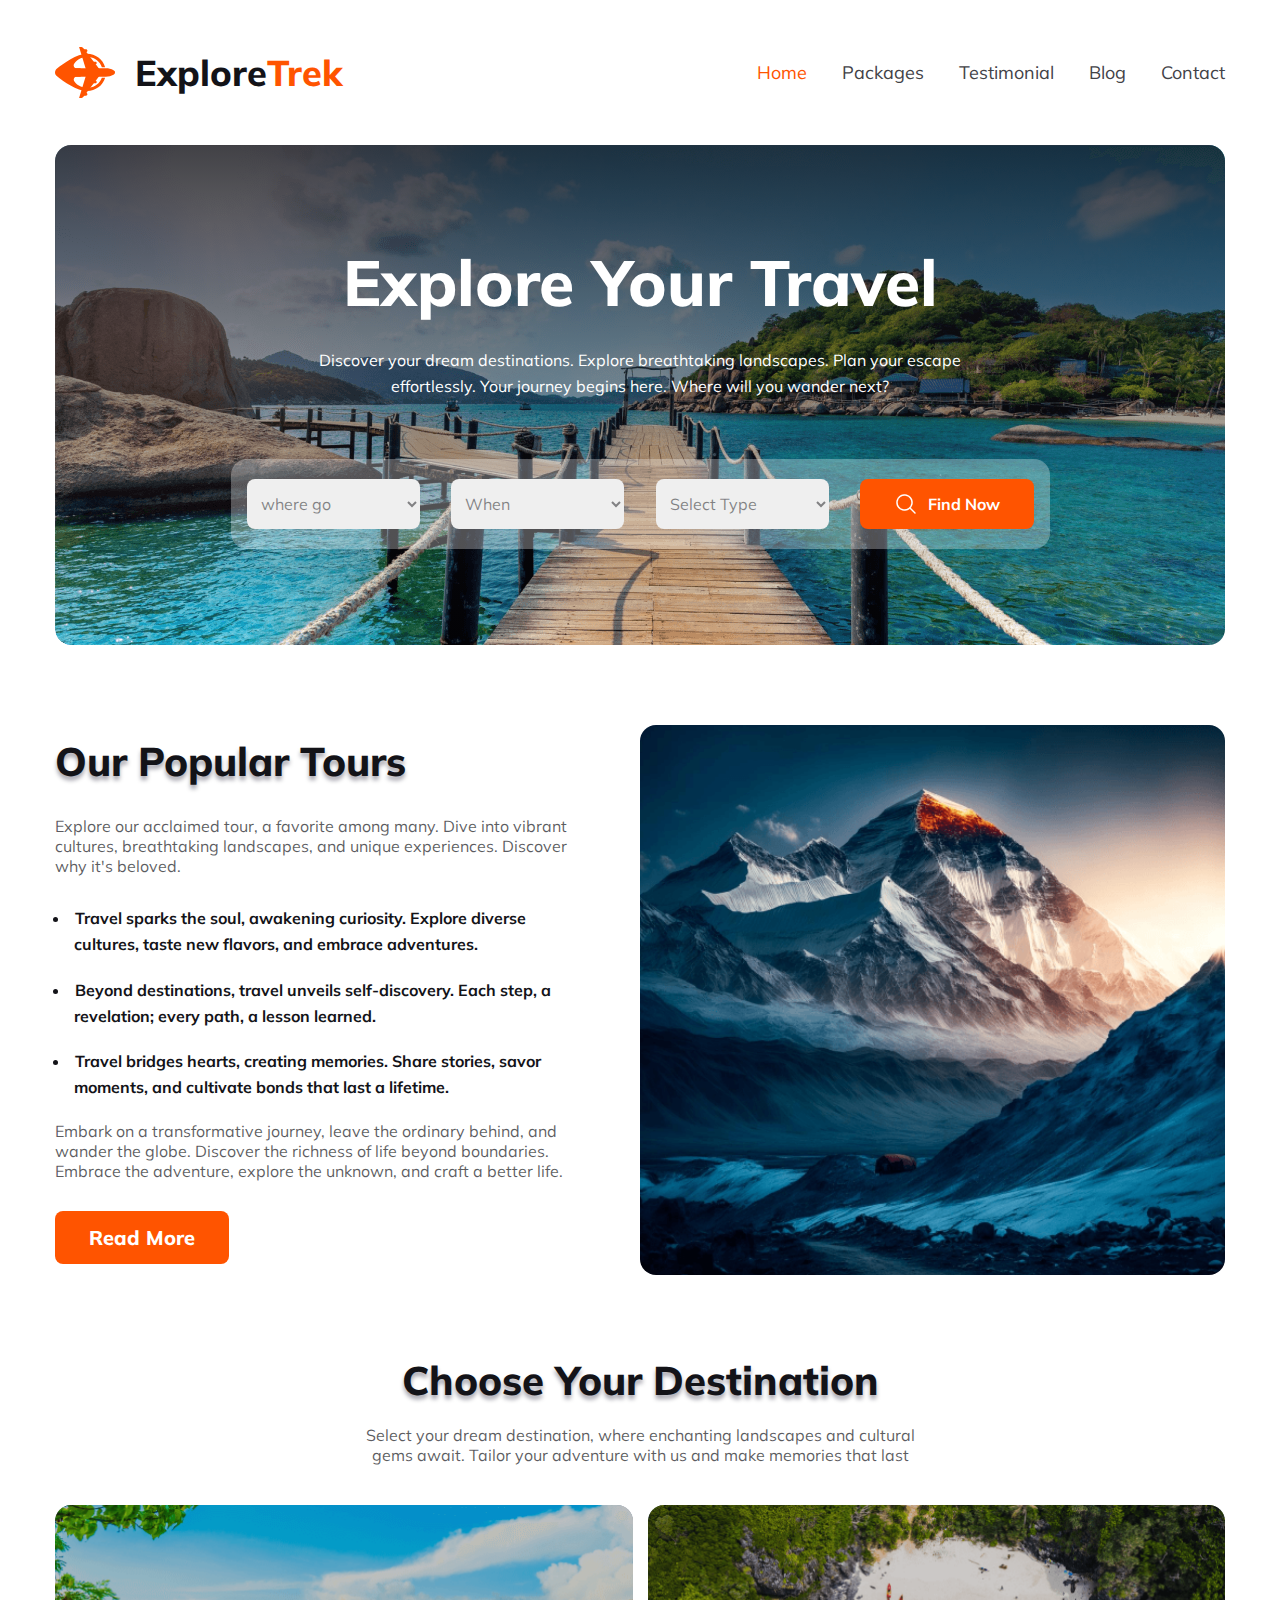
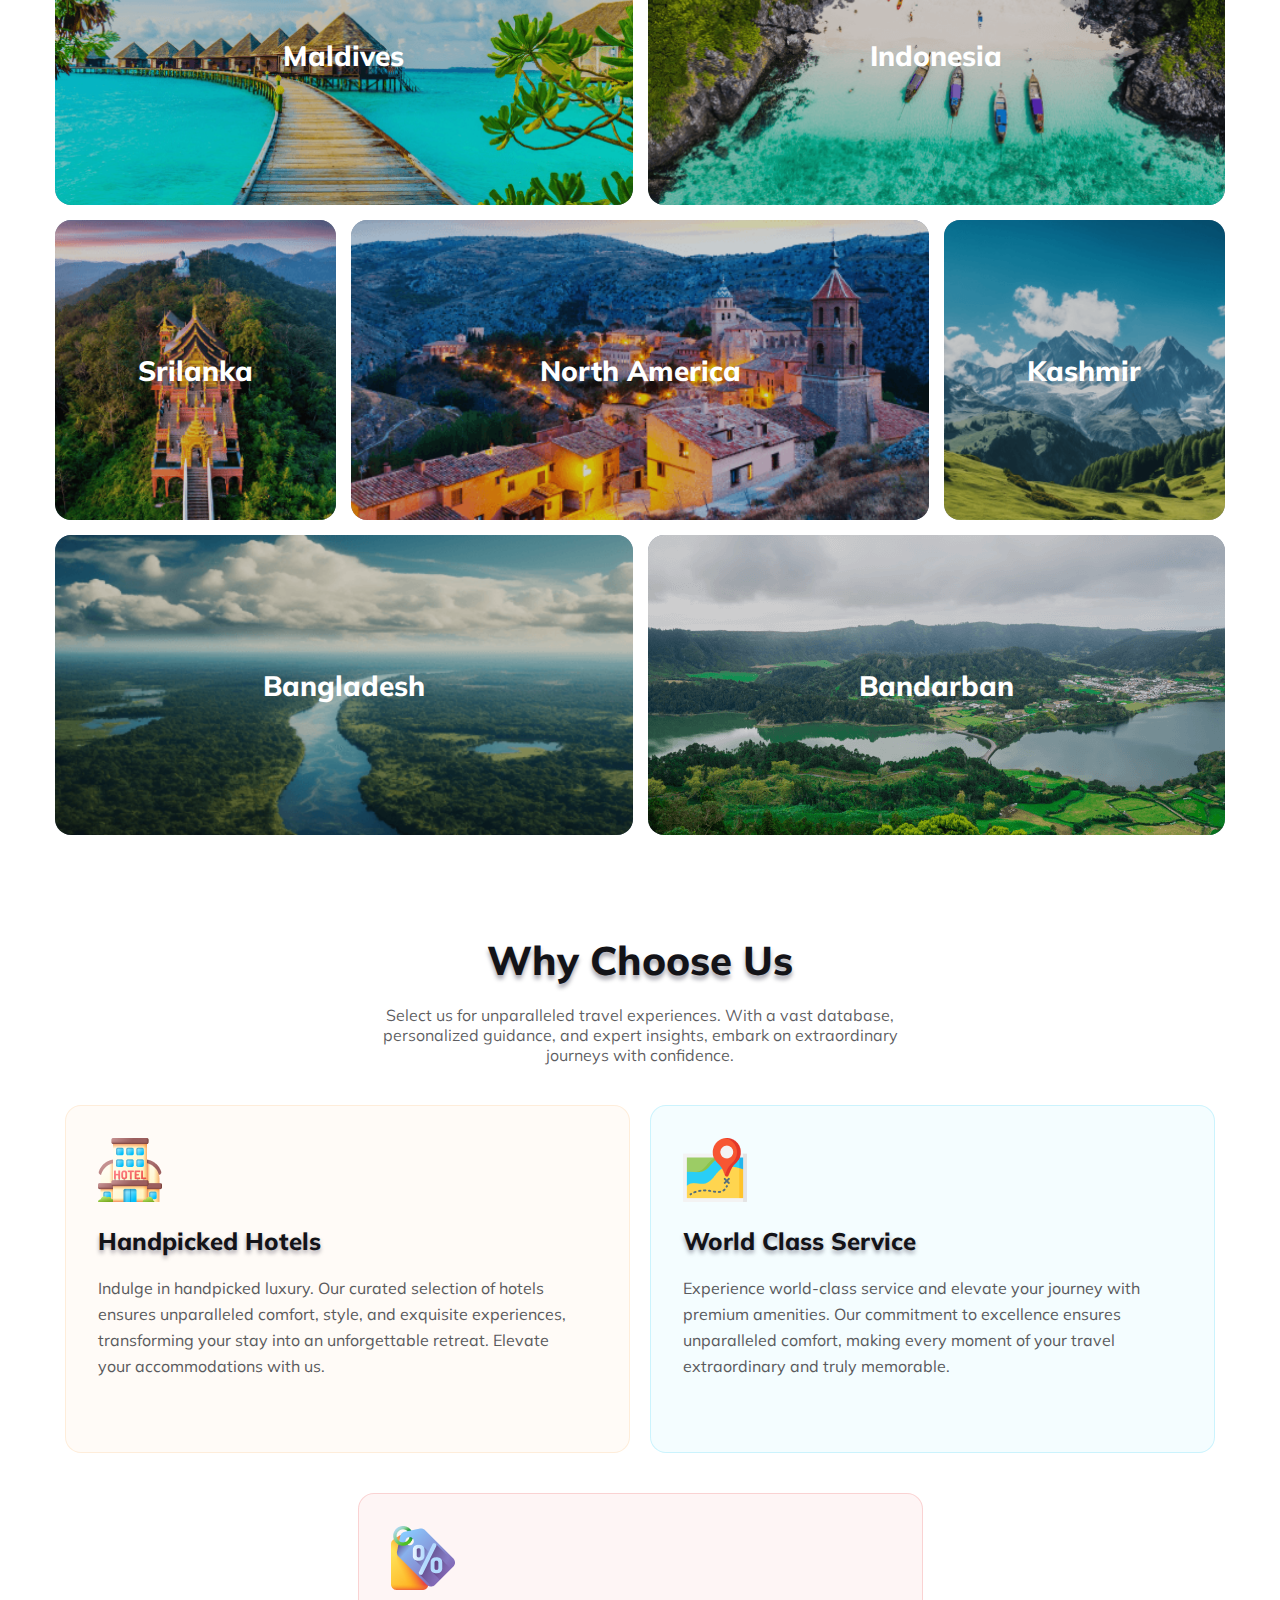
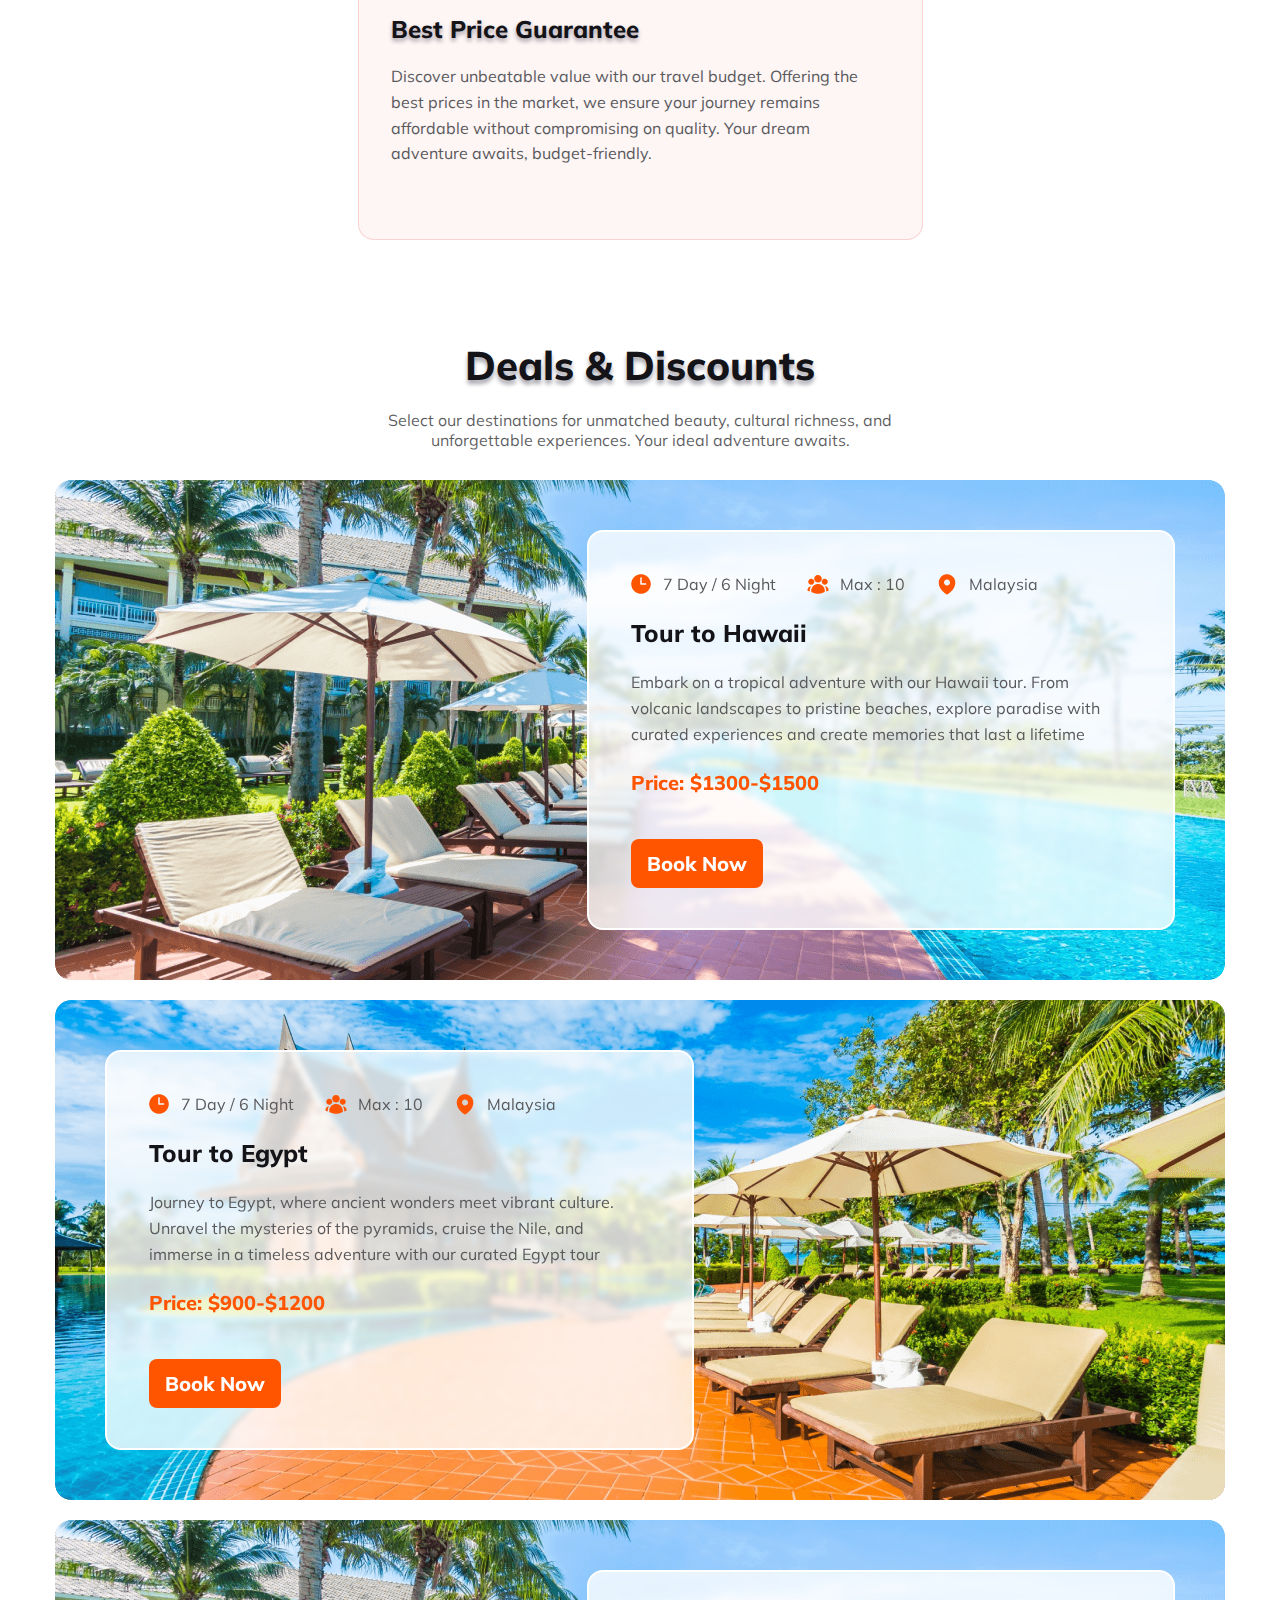
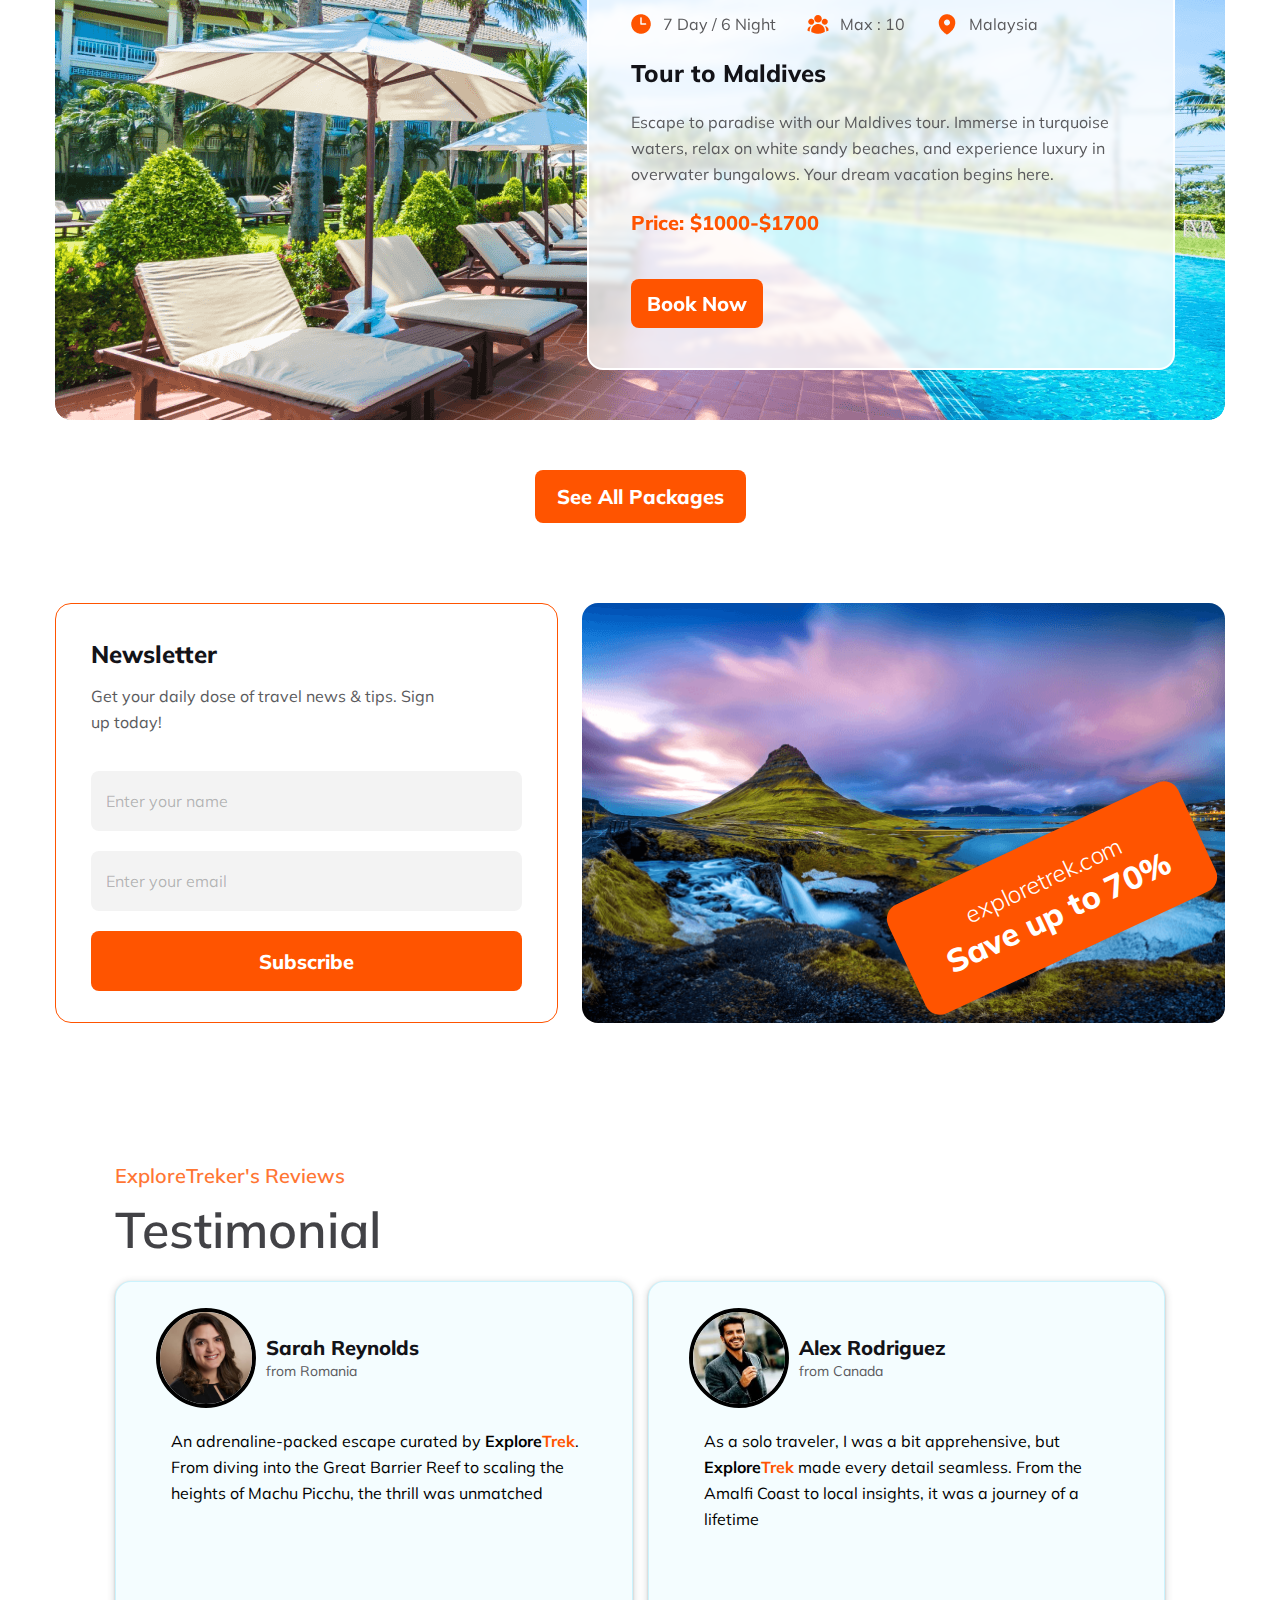
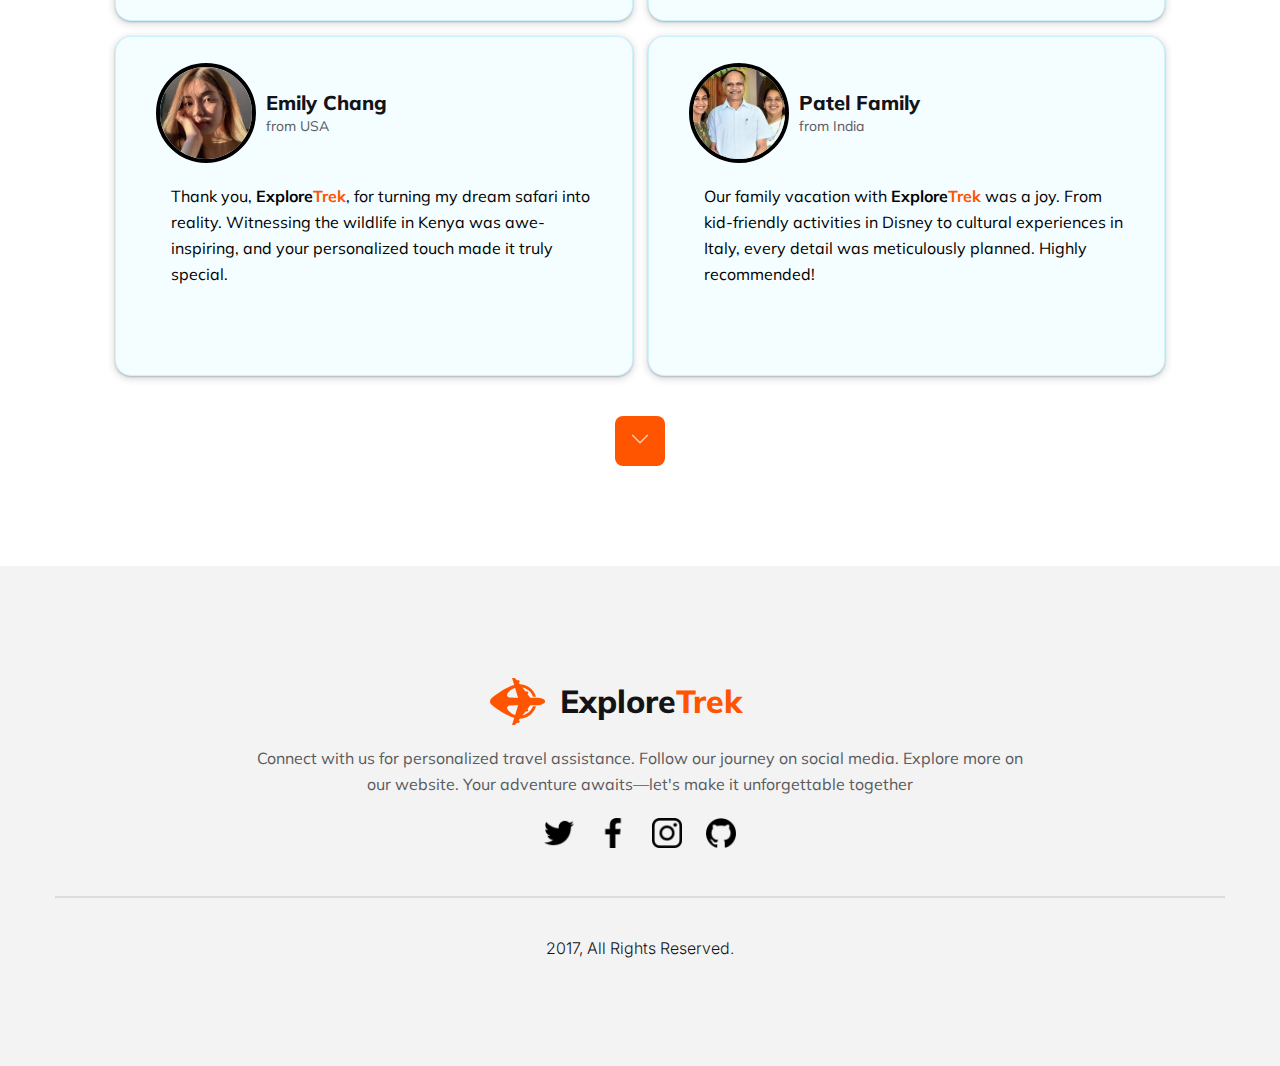
<file: index.html>
<!DOCTYPE html>
<html lang="en">
   <head>
      <meta charset="UTF-8">
      <meta name="viewport" content="width=device-width, initial-scale=1.0">
      <title>ExploreTrek</title>
      <link rel="stylesheet" href="style.css">
   </head>
   <body>
      <div class="body-cont">
         <header class="max">
            <div class="logo">
               <img src="./icons/OBJECTS.svg" alt="logo">
               <h3>Explore<span>Trek</span></h3>
            </div>
            <nav>
               <label for="ham"><img src="./icons/Frame.png" alt=""></label>
               <input type="checkbox" id="ham">
               <ul>
                  <li>
                     <a href="" class="active">Home</a>
                  </li>
                  <li>
                     <a href="">Packages</a>
                  </li>
                  <li>
                     <a href="">Testimonial</a>
                  </li>
                  <li>
                     <a href="">Blog</a>
                  </li>
                  <li>
                     <a href="">Contact</a>
                  </li>
               </ul>
            </nav>
         </header>
         <div class="hero max">
            <div class="hero-container">
               <h1>Explore Your Travel</h1>
               <p>Discover your dream destinations. Explore breathtaking landscapes. Plan your escape effortlessly. Your journey begins here. Where will you wander next?</p>
               <form action="get">
                  <select name="where go" id="where go"  class="capsul" required>
                     <option value="where go">where go</option>
                     <option value="14th feb"> Maldives</option>
                     <option value="14th feb"> Sri Lanka</option>
                     <option value="14th feb"> Hawaii</option>
                     <option value="14th feb"> Egypt</option>
                     <option value="14th feb"> Bangladesh</option>
                     <option value="14th feb"> Kashmir</option>
                  </select>
                  <select name="time" id="time"  class="capsul" required>
                     <option value="when">When</option>
                     <option value="14th feb">7th February</option>
                     <option value="14th feb">8th February</option>
                     <option value="14th feb">9th February</option>
                     <option value="14th feb">10th February</option>
                     <option value="14th feb">11th February</option>
                     <option value="14th feb">12th February</option>
                     <option value="14th feb">13th February</option>
                     <option value="14th feb">14th February</option>
                     <option value="14th feb">15th February</option>
                  </select>
                  <select name="type" id="type" class="capsul" required>
                     <option value="Select Type">Select Type</option>
                     <option value="regular">regular</option>
                     <option value="premium">premium</option>
                  </select>
                  <button type="submit"  >
                  <img src="./icons/srch.png" alt="">
                  Find Now
                  </button>
               </form>
            </div>
         </div>
         <div class="popular max">
            <div class="popular-info">
               <h2 class="pry-h2">Our Popular Tours</h2>
               <p class="pry-p main-p" >Explore our acclaimed tour, a favorite among many. Dive into vibrant cultures, breathtaking landscapes, and unique experiences. Discover why it's beloved.</p>
               <ul>
                  <li class="pry-p">
                     Travel sparks the soul, awakening curiosity. Explore diverse cultures, taste new flavors, and embrace adventures.
                  </li >
                  <li class="pry-p">
                     Beyond destinations, travel unveils self-discovery. Each step, a revelation; every path, a lesson learned.
                  </li >
                  <li class="pry-p" >
                     Travel bridges hearts, creating memories. Share stories, savor moments, and cultivate bonds that last a lifetime.
                  </li>
               </ul>
               <p class="pry-p main-p">Embark on a transformative journey, leave the ordinary behind, and wander the globe. Discover the richness of life beyond boundaries. Embrace the adventure, explore the unknown, and craft a better life.
               </p>
               <button>Read More</button>
            </div>
            <div class="img-container">
               <img src="./Images/Rectangle 4.png" alt="">
            </div>
         </div>
         <div class="destination-container max">
            <h2 class="pry-h2">Choose Your Destination</h2>
            <p class="pry-p">Select your dream destination, where enchanting landscapes and cultural gems await. Tailor your adventure with us and make memories that last</p>
            <div class="destination-grid">
               <div class="grid-items">
                  <img src="./Images/Rectangle 5.png" alt="">
               </div>
               <div class="grid-items">
                  <img src="./Images/Rectangle 8.png" alt="">
               </div>
               <div class="grid-items">
                  <img src="./Images/Rectangle 6.png" alt="">
               </div>
               <div class="grid-items">
                  <img src="./Images/Rectangle 7.png" alt="">
               </div>
               <div class="grid-items">
                  <img src="./Images/Rectangle 9.png" alt="">
               </div>
               <div class="grid-items">
                  <img src="./Images/Rectangle 11.png" alt="">
               </div>
               <div class="grid-items">
                  <img src="./Images/Rectangle 10.png" alt="">
               </div>
            </div>
         </div>
         <div class="Choose-container max">
            <h2 class="pry-h2">Why Choose Us</h2>
            <p class="pry-p">Select us for unparalleled travel experiences. With a vast database, personalized guidance, and expert insights, embark on extraordinary journeys with confidence.</p>
            <div class="Choose-flexbox">
               <div class="flexbox-one flexbox-all">
                  <img src="./icons/hotel.png" alt="">
                  <h3>
                     Handpicked Hotels
                  </h3>
                  <p>Indulge in handpicked luxury. Our curated selection of hotels ensures unparalleled comfort, style, and exquisite experiences, transforming your stay into an unforgettable retreat. Elevate your accommodations with us. 
                  </p>
               </div>
               <div class="flexbox-two flexbox-all">
                  <img src="./icons/map.png" alt="">
                  <h3>
                     World Class Service
                  </h3>
                  <p>Experience world-class service and elevate your journey with premium amenities. Our commitment to excellence ensures unparalleled comfort, making every moment of your travel extraordinary and truly memorable.
                  </p>
               </div>
               <div class="flexbox-three flexbox-all">
                  <img src="./icons/tag.png" alt="">
                  <h3>
                     Best Price Guarantee
                  </h3>
                  <p>Discover unbeatable value with our travel budget. Offering the best prices in the market, we ensure your journey remains affordable without compromising on quality. Your dream adventure awaits, budget-friendly.
                  </p>
               </div>
            </div>
         </div>
         <div class="Discounts-container max">
            <h2 class="pry-h2">Deals & Discounts</h2>
            <p class="pry-p">Select our destinations for unmatched beauty, cultural richness, and unforgettable experiences. Your ideal adventure awaits.</p>
            <div class="Discounts-flexbox">
               <div class="flex-content">
                  <div class="little-flex">
                     <div class="flex-item">
                        <img src="./icons/little-flex-1.png" alt="">
                        <p>7 Day / 6 Night</p>
                     </div>
                     <div class="flex-item">
                        <img src="./icons/little-flex-2.png" alt="">
                        <p>Max : 10</p>
                     </div>
                     <div class="flex-item">
                        <img src="./icons/little-flex-3.png" alt="">
                        <p>Malaysia</p>
                     </div>
                  </div>
                  <h2>Tour to Hawaii </h2>
                  <p>Embark on a tropical adventure with our Hawaii tour. From volcanic landscapes to pristine beaches, explore paradise with curated experiences and create memories that last a lifetime
                  </p>
                  <h3>Price: $1300-$1500</h3>
                  <button>
                  Book Now
                  </button>
               </div>
            </div>
            <div class="Discounts-flexbox" style="justify-content: flex-start; background: url(./Images/Group\ 40.png);">
               <div class="flex-content">
                  <div class="little-flex">
                     <div class="flex-item">
                        <img src="./icons/little-flex-1.png" alt="">
                        <p>7 Day / 6 Night</p>
                     </div>
                     <div class="flex-item">
                        <img src="./icons/little-flex-2.png" alt="">
                        <p>Max : 10</p>
                     </div>
                     <div class="flex-item">
                        <img src="./icons/little-flex-3.png" alt="">
                        <p>Malaysia</p>
                     </div>
                  </div>
                  <h2>Tour to Egypt </h2>
                  <p>Journey to Egypt, where ancient wonders meet vibrant culture. Unravel the mysteries of the pyramids, cruise the Nile, and immerse in a timeless adventure with our curated Egypt tour
                  </p>
                  <h3>Price: $900-$1200</h3>
                  <button>
                  Book Now
                  </button>
               </div>
            </div>
            <div class="Discounts-flexbox">
               <div class="flex-content">
                  <div class="little-flex">
                     <div class="flex-item">
                        <img src="./icons/little-flex-1.png" alt="">
                        <p>7 Day / 6 Night</p>
                     </div>
                     <div class="flex-item">
                        <img src="./icons/little-flex-2.png" alt="">
                        <p>Max : 10</p>
                     </div>
                     <div class="flex-item">
                        <img src="./icons/little-flex-3.png" alt="">
                        <p>Malaysia</p>
                     </div>
                  </div>
                  <h2>Tour to Maldives</h2>
                  <p>Escape to paradise with our Maldives tour. Immerse in turquoise waters, relax on white sandy beaches, and experience luxury in overwater bungalows. Your dream vacation begins here.
                  </p>
                  <h3>Price: $1000-$1700</h3>
                  <button>
                  Book Now
                  </button>
               </div>
            </div>
            <button type="button">See All Packages</button>
         </div>
         <div class="form-section max">
            <form action="get">
               <h2>Newsletter</h2>
               <p>Get your daily dose of travel news & tips. Sign up today!</p>
               <input type="text" placeholder="Enter your name" required>
               <input type="email" placeholder="Enter your email" required>
               <button type="submit">
               Subscribe
               </button>
            </form>
            <div class="img-cont">
               <img src="./Images/Rectangle 8 (1).png" alt="">
               <div class="save-card">
                  <p>ExploreTrek.com</p>
                  <h3>
                     Save up to 70%
                  </h3>
               </div>
            </div>
         </div>
         <div class="testimonial max">
            <h4>ExploreTreker's Reviews</h4>
            <h2>Testimonial</h2>
            <div class="test-grid-cont">
               <div class="test-item">
                  <div class="avatar">
                     <img src="./Images/photo-1.jpeg" alt="">
                     <div class="name">
                        <h3>
                           Sarah Reynolds
                        </h3>
                        <h5>from Romania</h5>
                     </div>
                  </div>
                  <p>
                     An adrenaline-packed escape curated by  <span class="span-1">Explore</span><span class="span-2" >Trek</span >. From diving into the Great Barrier Reef to scaling the heights of Machu Picchu, the thrill was unmatched
                  </p>
               </div>
               <div class="test-item">
                  <div class="avatar">
                     <img src="./Images/photo-2.jpeg" alt="">
                     <div class="name">
                        <h3>
                           Alex Rodriguez
                        </h3>
                        <h5>from Canada</h5>
                     </div>
                  </div>
                  <p>
                     As a solo traveler, I was a bit apprehensive, but  <span class="span-1">Explore</span><span class="span-2" >Trek</span > made every detail seamless. From the Amalfi Coast to local insights, it was a journey of a lifetime
                  </p>
               </div>
               <div class="test-item">
                  <div class="avatar">
                     <img src="./Images/photo-3.jpeg" alt="">
                     <div class="name">
                        <h3>
                           Emily Chang
                        </h3>
                        <h5>from USA</h5>
                     </div>
                  </div>
                  <p>
                     Thank you, <span class="span-1">Explore</span><span class="span-2" >Trek</span >, for turning my dream safari into reality. Witnessing the wildlife in Kenya was awe-inspiring, and your personalized touch made it truly special.
                  </p>
               </div>
               <div class="test-item">
                  <div class="avatar">
                     <img src="./Images/patel.webp" alt="">
                     <div class="name">
                        <h3>
                           Patel Family
                        </h3>
                        <h5>from India</h5>
                     </div>
                  </div>
                  <p>
                     Our family vacation with  <span class="span-1">Explore</span><span class="span-2" >Trek</span > was a joy. From kid-friendly activities in Disney to cultural experiences in Italy, every detail was meticulously planned. Highly recommended!
                  </p>
               </div>
            </div>
            <button>
            <img src="./icons/arrow.svg" alt="">
            </button>
         </div>
      </div>
      <footer>
         <div class="logo-cont">
            <div class="logo">
               <img src="./icons/OBJECTS.svg" alt="logo">
               <h3>Explore<span>Trek</span></h3>
            </div>
         </div>
         <p>
            Connect with us for personalized travel assistance. Follow our journey on social media. Explore more on our website. Your adventure awaits—let's make it unforgettable together
         </p>
         <div class="icon-flex max">
            <a href="">
            <img src="./icons/twitter.png" alt="">
            </a>
            <a href="">
            <img src="./icons/facebook-app-symbol.png" alt="">
            </a>
            <a href="">
            <img src="./icons/instagram.png" alt="">
            </a>
            <a href="">
            <img src="./icons/github.png" alt="">
            </a>
         </div>
         <h6>2017, All Rights Reserved.</h6>
      </footer>
   </body>
</html>
</file>
<file: style.css>
@import url('https://fonts.googleapis.com/css2?family=Inter:wght@300&display=swap');
  @import url('https://fonts.googleapis.com/css2?family=Mulish:wght@200;300;400;500;600;700;800;900;1000&display=swap');
  *{
    margin: 0;
    padding: 0;
    box-sizing: border-box;
    font-family: 'Mulish', sans-serif;
    scroll-behavior: smooth;
}
/* font-family: 'Mulish', sans-serif;
*/
button{
    -webkit-transition: all 0.15s linear;
    transform: all 0.15s linear;
}
button:hover{
    transform: scale(1.08);
}
button:active{
    transform: scale(0.97);
}
.max{
    max-width: 1170px;
    margin: 0 auto;
}
body{
    overflow-x: hidden;
}
.body-cont{
    padding: 0 20px;
}
header{
    height: 145px;
    display: flex;
    justify-content: space-between;
    align-items: center;
}
header .logo {
    height: 100%;
    display: flex;
    align-items: center;
    gap: 20px;
    width: 50%;
}
header .logo img{
    width: 60px;
}
header .logo h3{
    color: #131318;
    font-family: 'Mulish', sans-serif;
    font-size: 36px;
    font-weight: 800;
}
header .logo span{
    color: #FF5400;
}
header nav{
    height: 100%;
    width: 40%;
}
header nav ul {
    display: flex;
    width: 100%;
    min-height: 100%;
    justify-content: space-between;
    align-items: center;
}
header nav ul li{
    list-style-type: none;
    -webkit-transition: all 0.2s linier;
    transition: all 0.2s linear;
}
header nav ul li:hover>a{
    color: #FF5400;
}
.active{
    color: #FF5400;
}
header nav ul li a{
    text-decoration: none;
    color: #424247;
    text-align: center;
    font-size: 18px;
    font-weight: 400;
    -webkit-transition: all 0.2s linier;
    transition: all 0.1s linear;
}
header label{
    display: none;
}
header input{
    display: none;
}
.hero{
    height: 500px;
    border-radius: 16px;
    background-image: url(./Images/Group\ 13\ \(1\)\ \(1\).png);
}
.hero-container{
    border-radius: 16px;
    width: 100%;
    height: 100%;
    background: linear-gradient(180deg, rgba(19, 19, 24, 0.80) 0%, rgba(19, 19, 24, 0.00) 100%);
    background-position: center;
    background-size: cover;
    display: flex;
    flex-direction: column;
    align-items: center;
    gap: 25px;
    justify-content: center;
}
.hero-container h1{
    color: #FFF;
    font-size: 64px;
    font-weight: 800;
}
.hero-container p{
    color: #FFF;
    text-align: center;
    font-size: 16px;
    font-weight: 400;
    line-height: 26px;
    max-width: 670px;
    margin-bottom: 35px;
}
.hero-container form{
    padding: 16px;
    width: 70%;
    min-height:90px ;
    border-radius: 8px;
    background: rgba(255, 255, 255, 0.30);
    display: flex;
    justify-content: space-between;
    align-items: center;
    border-radius: 16px;
}
.hero-container .capsul{
    border: 2px solid black;
    width: 22%;
    border-radius: 10px;
    display: inline-flex;
    height: 50px;
    border: none;
    border-radius: 8px;
    color: rgba(19, 19, 24, 0.50);
    font-size: 16px;
    font-weight: 400;
    padding: 0px 10px;
}
.hero-container form input[type=text]{
    color: rgba(19, 19, 24, 0.50);
    padding: 20px;
    font-size: 16px;
    font-weight: 400;
    border-radius: 8px;
}
.hero input[type=text]{
    width: 100%;
    height: 100%;
    border-radius: 18px;
    border: none;
}
.hero-container button{
    border-radius: 8px;
    background: #FF5400;
    color: #FFF;
    text-align: center;
    font-size: 16px;
    font-weight: 700;
    border: 2px solid black;
    width: 22%;
    border-radius: 10px;
    display: inline-flex;
    height: 50px;
    border: none;
    border-radius: 8px;
    justify-content: center;
    align-items: center;
    gap: 10px;
}
.popular{
    margin-top: 80px;
    height: 550px;
    border-radius: 16px;
    display: flex;
    justify-content: space-between;
    align-items: center;
    margin-bottom: 80px;
}
.popular-info{
    width: 45%;
}
.pry-h2{
    color: #131318;
    font-size: 40px;
    font-weight: 800;
    margin-bottom: 30px;
    text-shadow: 0px 4px 4px rgba(8, 6, 30, 0.358);
}
.pry-p{
    color: rgba(19, 19, 24, 0.70);
    font-family: Mulish;
    font-size: 16px;
    font-weight: 162.5% ;
    max-width: 577px;
}
.popular ul{
    list-style-position: inside;
}
.popular ul li{
    text-indent: -1.3em;
    padding-left: 1.2em;
    color: #131318;
    font-size: 16px;
    font-weight: 700;
    line-height: 162.5%;
}
.popular .img-container{
    width: 50%;
    border-radius: 16px;
    height: 100%;
}
.popular img{
    border-radius: 16px;
    width: 100%;
    object-fit: cover;
    height: 100%;
}
.popular .main-p{
    margin-bottom: 30px;
}
.popular-info ul li {
    margin-bottom: 20px;
}
.popular-info button{
    padding: 14px 34px;
    border-radius: 8px;
    background: #FF5400;
    border: none;
    color: #FFF;
    font-size: 20px;
    font-weight: 800;
}
.destination-container {
    min-height: 1100px;
    margin-bottom: 80px;
}
.destination-container p{
    margin: auto;
    text-align: center;
    margin-bottom: 40px;
}
.destination-container h2{
    text-align: center;
    margin-bottom: 20px;
    text-shadow: 0px 4px 4px rgba(8, 6, 30, 0.358);
}
.destination-grid{
    min-height: 900px;
    display: grid;
    grid-template-columns: repeat(auto-fit,minmax(20%,1fr));
    grid-gap: 15px;
    width: 100%;
    grid-auto-rows: 300px;
}
.grid-items{
    background-color: #8d98aa;
    border-radius: 16px;
    -webkit-transition: all 0.15s linier;
    transition: all 0.15s linear;
}
.grid-items:hover{
    transform: scale(1.01);
    box-shadow: rgba(0, 0, 0, 0.4) 0px 2px 4px, rgba(0, 0, 0, 0.3) 0px 7px 13px -3px, rgba(0, 0, 0, 0.2) 0px -3px 0px inset;
}
.grid-items img{
    width: 100%;
    height: 100%;
    object-fit: cover;
    border-radius: 16px;
}
.grid-items:nth-child(1){
    grid-column: span 2;
    position: relative;
}
.grid-items:nth-child(n)::before{
    background-color: linear-gradient(0deg, rgba(19, 19, 24, 0.20) 0%, rgba(19, 19, 24, 0.20) 100%);
    display: flex;
    justify-content: center;
    align-items: center;
    width: 100%;
    height: 100%;
    position: absolute;
    left: 0;
    right: 0;
    margin: auto;
    color: #FFF;
    font-size: 28px;
    font-weight: 800;
}
.grid-items:nth-child(1)::before{
    content: 'Maldives';
}
.grid-items:nth-child(2){
    grid-column: span 2;
    position: relative;
}
.grid-items:nth-child(2)::before{
    content: 'Indonesia';
}
.grid-items:nth-child(3){
    grid-column: span 1;
    position: relative;
}
.grid-items:nth-child(3)::before{
    content: 'Srilanka';
}
.grid-items:nth-child(4){
    grid-column: span 2;
    position: relative;
}
.grid-items:nth-child(4)::before{
    content: 'North America';
}
.grid-items:nth-child(5){
    grid-column: span 1;
    position: relative;
}
.grid-items:nth-child(5)::before{
    content: 'Kashmir';
}
.grid-items:nth-child(6){
    grid-column: span 2;
    position: relative;
}
.grid-items:nth-child(6)::before{
    content: 'Bangladesh';
}
.grid-items:nth-child(7){
    grid-column: span 2;
    position: relative;
}
.grid-items:nth-child(7)::before{
    content: 'Bandarban';
}
.Choose-container {
    min-height: 700px;
    margin-bottom: 80px;
}
.Choose-container p{
    margin: auto;
    margin-bottom: 40px;
    text-align: center;
}
.Choose-container h2{
    text-align: center;
    margin-bottom: 20px;
    text-shadow: 0px 4px 4px rgba(8, 6, 30, 0.358);
}
.Choose-flexbox{
    display: flex;
    flex-wrap: wrap;
    gap: 20px;
    justify-content: center;
    align-items: center;
}
.Choose-flexbox *{
    margin-bottom: 20px;
}
.Choose-flexbox .flexbox-all{
    width: calc(50% - 20px);
    border-radius: 16px;
    min-height: 280px;
    padding: 32px 55px 32px 32px;
}
.flexbox-all p{
    color: #5A5A5D;
    font-family: Mulish;
    font-size: 16px;
    font-style: normal;
    font-weight: 400;
    line-height: 162.5%;
    text-align: left;
}
.flexbox-all h3{
    color: #131318;
    font-size: 24px;
    font-weight: 800;
    text-shadow: 0px 3px 4px rgba(8, 6, 30, 0.358);
}
.Choose-flexbox .flexbox-three{
    border-radius: 16px;
    border: 1px solid rgba(233, 68, 68, 0.20);
    background: rgba(233, 68, 68, 0.05);
}
.Choose-flexbox .flexbox-one{
    border-radius: 16px;
    border: 1px solid rgba(251, 181, 99, 0.20);
    background: rgba(251, 181, 99, 0.05);
}
.Choose-flexbox .flexbox-two{
    border-radius: 16px;
    border: 1px solid rgba(41, 206, 246, 0.20);
    background: rgba(41, 206, 246, 0.05);
}
.Discounts-container{
    min-height: 1500px;
    margin-bottom: 80px;
}
.Discounts-container>button{
    padding: 14px 22px;
    color: #FFF;
    text-align: center;
    font-size: 20px;
    font-weight: 800;
    border-radius: 8px;
    background: #FF5400;
    border: none;
    display: block;
    margin: 50px auto;
}
.Discounts-container h2{
    text-align: center;
}
.Discounts-container p{
    text-align: center;
    margin: -10px auto 0;
    margin-bottom: 30px;
}
.Discounts-container .Discounts-flexbox{
    border-radius: 16px ;
    width: 100%;
    height: 500px;
    border-radius: 16px;
    background: url(./Images/Group\ 39.png);
    position: relative;
    padding: 50px;
    display: flex;
    justify-content: flex-end;
    margin-bottom: 20px;
}
/* .Discounts-container .Discounts-flexbox::before{
    content: '';
    display: block;
    position: absolute;
    width: 100%;
    height: 100%;
    background-color: #dddddd53;
}
*/
.Discounts-container .Discounts-flexbox .flex-content{
    width: 55%;
    height: 100%;
    border-radius: 16px;
    border: 2px solid #FFF;
    background: rgba(255, 255, 255, 0.80);
    backdrop-filter: blur(2.5px);
    padding: 20px;
}
.flex-content .little-flex{
    width: 100%;
    display: flex;
    gap: 20px;
    margin: 20px;
}
.little-flex .flex-item{
    display: flex;
    justify-content: start;
    align-items: center;
}
.little-flex .flex-item p{
    display: inline-block;
    margin: 0 10px;
    color: #5A5A5D;
    font-size: 16px;
    font-weight: 400;
}
.flex-content > h2{
    color: #131318;
    font-size: 24px;
    font-weight: 800;
    text-align: left;
    margin: 22px;
}
.flex-content > p{
    color: #5A5A5D;
    font-size: 16px;
    font-weight: 400;
    line-height: 162.5% ;
    text-align: left;
    margin: 22px;
}
.flex-content > h3{
    color: #FF5400;
    font-size: 20px;
    font-weight: 800;
    margin: 22px;
}
.flex-content > button{
    color: #FFF;
    text-align: center;
    font-size: 20px;
    font-weight: 800;
    margin: 22px;
    padding: 12px 16px;
    border-radius: 8px;
    background: #FF5400;
    border: none;
}
.form-section{
    height: 420px;
    margin-bottom: 80px;
    display: flex;
    justify-content: space-between;
    align-items: center;
}
.form-section form{
    width: 43%;
    border-radius: 16px;
    border: 1px solid #FF5400;
    display: block;
    height: 100%;
    padding: 3%;
}
.form-section form h2{
    color: #131318;
    font-size: 24px;
    font-weight: 800;
}
.form-section form p{
    color: #5A5A5D;
    font-size: 16px;
    font-weight: 400;
    line-height: 162.5% ;
    padding: 15px 0 15px 0;
    max-width: 350px;
}
.form-section form input{
    display: block;
    width: 100%;
    height: 60px;
    border-radius: 8px;
    background: rgba(19, 19, 24, 0.05);
    margin: 20px 0;
    border: none;
    padding: 15px;
    font-size: 16px;
}
.form-section form button{
    height: 60px;
    width: 100%;
    border-radius: 8px;
    background: #FF5400;
    color: #FFF;
    text-align: center;
    font-size: 20px;
    font-weight: 800;
    border: none;
}
.form-section form input:focus{
    outline: 1px solid black;
}
.form-section form input::placeholder{
    color: rgba(19, 19, 24, 0.30);
    font-family: Mulish;
    font-size: 16px;
    font-style: normal;
    font-weight: 400;
    line-height: normal;
}
.form-section .img-cont{
    width: 55%;
    position: relative;
    height: 100%;
}
.form-section .img-cont img{
    width: 100%;
    height: 100%;
    object-fit: cover;
    border-radius: 16px;
}
.form-section .img-cont .save-card{
    box-shadow: rgba(99, 99, 99, 0.2) 0px 2px 8px 0px;
    position: absolute;
    width: 320px;
    height: 120px;
    transform: rotate(-25deg);
    bottom: 65px;
    right: 13px;
    border-radius: 16px;
    background: #FF5400;
    display: flex;
    flex-direction: column;
    justify-content: center;
    align-items: center;
    text-align: center;
   /* gap: 10px;
    */
}
.form-section .img-cont .save-card h3{
    color: #FFF;
    font-size: 32px;
    font-weight: 800;
}
.form-section .img-cont .save-card p{
    text-transform: lowercase;
    color: #FFF;
    font-size: 24px;
    font-weight: 300;
}
footer{
    height: 500px;
    padding: 90px 0;
    width: 100%;
    background: rgba(19, 19, 24, 0.05);
}
.logo-cont{
    height: 90px;
    width: 100%;
    display: flex;
    justify-content: center;
}
footer .logo {
    height: 100%;
    display: flex;
    align-items: center;
    gap: 15px;
    width: 300px;
}
footer .logo img{
    width: 55px;
}
footer .logo h3{
    color: #131318;
    font-size: 32px;
    font-weight: 800;
}
footer .logo span{
    color: #FF5400;
}
footer p{
    max-width: 770px;
    color: #5A5A5D;
    text-align: center;
    font-size: 16px;
    font-weight: 400;
    line-height: 162.5% ;
    margin: 0 auto;
}
footer .icon-flex{
    width: 100%;
    text-align: center;
    border-bottom: 2px solid rgba(19, 19, 24, 0.10);
    height: 80px;
    margin-top: 20px;
}
footer .icon-flex a{
    width: 30px;
    text-decoration: none;
    padding: 10px;
}
footer .icon-flex a img{
    width: 30px;
    -webkit-transition: all 0.1s linier;
    transition: all 0.1s linear;
}
footer .icon-flex a img:hover{
    transform: scale(1.2);
}
footer h6{
    margin-top: 40px;
    color: #131318;
    font-family: Inter;
    font-size: 16px;
    font-style: normal;
    font-weight: 300;
    line-height: normal;
    text-align: center;
}
.testimonial{
    min-height: 1000px;
    padding: 60px;
}
.testimonial h4{
    color: #FF5400;
    font-size: 20px;
    font-weight: 600;
    opacity: 0.8;
}
.testimonial h2{
    color: #131318;
    font-size: 50px;
    font-weight: 600;
    opacity: 0.8;
    margin-top: 10px;
    margin-bottom: 20px;
}
.test-grid-cont{
    width: 100%;
    display: grid;
    grid-template-columns: repeat(auto-fit,minmax(20%,1fr));
    grid-gap: 15px;
    grid-auto-rows: 340px;
}
.test-item{
    border: 1px solid black;
    border-radius: 16px;
    padding: 26px 40px;
    border-radius: 16px;
    border: 1px solid rgba(41, 206, 246, 0.20);
    background: rgba(41, 206, 246, 0.05);
    box-shadow: rgba(0, 0, 0, 0.4) 0px 2px 4px, rgba(0, 0, 0, 0.3) 0px 7px 13px -3px, rgba(0, 0, 0, 0.2) 0px -3px 0px inset;box-shadow: rgba(0, 0, 0, 0.1) 0px 20px 25px -5px, rgba(0, 0, 0, 0.04) 0px 10px 10px -5px;box-shadow: rgba(136, 165, 191, 0.48) 6px 2px 16px 0px, rgba(255, 255, 255, 0.8) -6px -2px 16px 0px;box-shadow: rgba(60, 64, 67, 0.3) 0px 1px 2px 0px, rgba(60, 64, 67, 0.15) 0px 2px 6px 2px;
    -webkit-transition: all 0.1s linier;
    transition: all 0.1s linear;
}

.test-item .name{
    display: flex;
    flex-direction: column;
   /* border: 2px solid black;
    */
    justify-content: center;
}
.avatar h3{
    color: #131318;
    font-size: 20px;
    font-weight: 800;
}
.avatar h5{
    color: #5A5A5D;
    font-family: Mulish;
    font-size: 14px;
    font-style: normal;
    font-weight: 400;
    line-height: 162.5%;
    text-align: left;
}
.test-item p{
    color: #000000;
    font-size: 16px;
    font-weight: 400;
    line-height: 26px;
    max-width: 670px;
    margin-top: 20px;
    margin-left: 15px;
}
.test-item p .span-1{
    font-weight: 700;
}
.test-item p .span-2{
    font-weight: 700;
    color: #FF5400;
}
.test-item .avatar{
    display: flex;
   /* border: 2px solid black;
    */
    gap: 10px;
   /* align-items: center;
    */
}
.test-item .avatar img{
    border: 4px solid black;
    border-radius: 50%;
    width: 100px;
    height: 100px;
    display: block;
    object-fit: cover;
}
.test-item:nth-child(1){
    grid-column: span 2;
}
.test-item:nth-child(2){
    grid-column: span 2;
}
.test-item:nth-child(3){
    grid-column: span 2;
}
.test-item:nth-child(4){
    grid-column: span 2;
}
.testimonial button{
    border-radius: 8px;
    background: #FF5400;
    border: none;
    color: #FFF;
    text-align: center;
    font-size: 20px;
    font-weight: 800;
   /* padding: 20px 20px;
    */
    height: 50px ;
    width: 50px;
    display: block;
    margin: 40px auto;
}
@media screen and (max-width:1000px){
    header nav{
        width: 45%;
   }
    header .logo{
        width: 55%;
   }
    header{
        height: 100px;
   }
    header nav ul li a{
        font-size: 16px;
   }
    .hero{
        height: 450px;
        background-position: center;
        background-size: cover;
   }
    .hero-container{
        gap: 20px;
   }
    .hero-container h1{
        color: #FFF;
        font-size: 60px;
        font-weight: 600;
   }
    .hero-container p{
        font-size: 14px;
        line-height: 23px;
   }
    .hero-container form{
        padding: 14px;
        width: 80%;
        min-height:80px ;
        gap: 10px;
   }
    .hero-container .capsul{
        width: 25%;
        height: 45px;
        font-size: 14px;
   }
    .hero-container form label{
        width: 25%;
   }
    .hero-container form input[type=text]{
        padding: 16px;
        font-size: 14px;
   }
    .hero-container button{
        font-size: 14px;
        font-weight: 700;
   }
}
@media screen and (max-width:850px){
    header label{
        display: block;
        position: absolute;
        right: 30px;
        top: 30px;
   }
    header .logo h3{
        font-size: 21px;
   }
    header .logo{
        gap: 10px;
   }
    header .logo img{
        width: 40px;
   }
    header .logo{
        width: 55%;
   }
    header nav ul {
        -webkit-transition: all 0.2s linier;
        transition: all 0.2s linear;
        padding-top: 30px;
        width: calc(100vw - 40px);
        background-color: #e2e2e2e5;
        min-height: 400px;
        flex-direction: column;
        justify-content: flex-start;
        align-items: center;
        position: absolute;
        display: none;
        border-radius: 16px;
        left: 0;
        right: 0;
        margin: auto;
   }
    header input:checked+ul{
        display: flex;
   }
    header nav ul li a{
        display: inline-block;
        font-size: 20px;
        padding: 20px 0;
   }
    header{
        height: 80px;
   }
    .testimonial h4{
        font-size: 18px;
   }
    .testimonial h2{
        font-size: 45px;
   }
    .test-grid-cont{
        width: 100%;
        display: grid;
        grid-template-columns: repeat(auto-fit,minmax(50%,1fr));
   }
}
@media screen and (max-width:600px){
    .body-cont{
        padding: 15px;
   }
    header label{
        display: block;
        position: absolute;
        right: 30px;
        top: 30px;
   }
    header nav ul {
        top: 80px;
   }
    .hero{
        height: 700px;
        background-position: center;
        background-size: cover;
   }
    .hero-container{
        width: 100%;
        display: BLOCK;
   }
    .hero-container h1{
        font-size: 7VW;
        text-align: center;
        padding-top: 40PX;
        padding-bottom: 20px;
   }
    .hero-container p{
        max-width: 70vw;
        margin: 0 auto 30px;
        text-align: center;
        font-size: 14px;
        font-weight: 400;
        line-height: 150% 
   }
    .hero-container form{
        padding: 16px;
        width: calc(100% - 32px);
        margin: auto;
        min-height:400px ;
        display: flex;
        flex-direction: column;
        justify-content: space-between;
        align-items: center;
        border-radius: 16px;
   }
    .hero-container .capsul{
        width: calc(100% - 32px);
        height: 60px;
        border: none;
        border-radius: 8px;
        color: rgba(19, 19, 24, 0.50);
        font-size: 16px;
        font-weight: 400;
        padding: 0px 10px;
   }
    .hero-container form input[type=text]{
        width: 100vw;
   }
    .hero input[type=text]{
        border-radius: 18px;
        width: calc(100% - 32px);
   }
    .hero-container button{
        border-radius: 8px;
        background: #FF5400;
        color: #FFF;
        text-align: center;
        font-size: 16px;
        font-weight: 700;
        width: calc(100% - 32px);
        border-radius: 10px;
        height: 60px;
        border-radius: 8px;
        gap: 10px;
   }
    .popular ul li{
        font-size: 14px;
   }
    .popular{
        min-height: 900px;
        display: flex;
        flex-direction: column;
        height: 100%;
        gap: 30px;
   }
    .popular-info{
        width: 100%;
   }
    .pry-h2{
        font-size: 6vw;
   }
    .pry-p{
        color: rgba(19, 19, 24, 0.70);
        font-weight: 400;
        line-height: 171.429% ;
        font-size: 14px;
   }
    .popular .img-container{
        width: 100%;
        border-radius: 16px;
        height: 100%;
   }
    .popular .main-p{
        color: #5A5A5D;
        font-size: 14px;
        line-height: 171.429% ;
   }
    .popular-info ul li {
        margin-bottom: 20px;
   }
    .popular-info button{
        padding: 10px 18px;
        border-radius: 8px;
        background: #FF5400;
        border: none;
        color: #FFF;
        font-size: 20px;
        font-weight: 800;
   }
    .destination-grid{
        grid-template-columns: repeat(auto-fit,minmax(280px,1fr));
        grid-auto-rows: 280px;
   }
    .grid-items:nth-child(1n){
        grid-row: unset;
        grid-column: unset;
   }
    .Choose-flexbox .flexbox-all{
        width: 100%;
   }
    .flexbox-all img{
        width: 45px;
   }
    .flexbox-all h3{
        font-size: 24px;
        font-weight: 800;
   }
    .flexbox-all p{
        color: #5A5A5D;
        font-size: 14px;
        line-height: 171.429% ;
   }
    .Discounts-container .Discounts-flexbox{
        border-radius: 16px ;
        width: 100%;
        height: 500px;
        border-radius: 16px;
        background: url(./Images/Group\ 39.png);
        position: relative;
        padding: 50px;
        display: flex;
        justify-content: flex-end;
   }
   /* .Discounts-container .Discounts-flexbox::before{
        content: '';
        display: block;
        position: absolute;
        width: 100%;
        height: 100%;
        background-color: #dddddd53;
   }
    */
    .Discounts-container .Discounts-flexbox{
        padding: 10px;
        min-height: 600px;
        display: flex;
        align-items: flex-end;
   }
    .Discounts-container .Discounts-flexbox .flex-content{
        width: 100%;
        height: 70%;
        padding: 5px;
   }
    .flex-content .little-flex{
        gap: 10px;
        margin: 20px;
        flex-wrap: wrap;
   }
    .little-flex .flex-item p{
        margin: 0 22px;
        font-size: 14px;
   }
    .flex-content > h2{
        font-size: 20px;
        text-align: left;
   }
    .flex-content > p{
        font-size: 14px;
        margin: 0 22px;
   }
    .flex-content > h3{
        font-size: 18px;
        font-weight: 800;
        margin: 10px 22px 22px;
   }
    .flex-content > button{
        color: #FFF;
        text-align: center;
        font-size: 20px;
        font-weight: 800;
        margin: 10px 22px 22px;
        padding: 12px 16px;
        border-radius: 8px;
        background: #FF5400;
        border: none;
   }
    .form-section{
        height: auto;
        height: 700px;
        display: block;
   }
    .form-section form{
        width: 100%;
        height: 380px;
        margin-bottom:30px ;
   }
    .form-section .img-cont{
        width: 100%;
        position: relative;
        height: calc(100% - 400px);
   }
    .form-section .img-cont .save-card{
        position: absolute;
        width: 50vw;
        height: 18vw;
        bottom: 50px;
        right: 13px;
   }
    .form-section .img-cont .save-card h3{
        font-size: 5vw;
   }
    .form-section .img-cont .save-card p{
        font-size: 3vw;
   }
    footer{
        height: 400px;
   }
    footer{
        padding: 20px;
   }
    .logo-cont{
        height: 80px;
   }
    footer .logo {
        text-align: center;
        justify-content: center;
        gap: 10px;
   }
    footer .logo img{
        width: 40px;
   }
    footer .logo h3{
        color: #131318;
        font-size: 25px;
   }
    footer p{
        font-size: 14px;
   }
    .testimonial{
        min-height: 1000px;
        padding: 25px 15px;
   }
    .testimonial h4{
        font-size: 16px;
   }
    .testimonial h2{
        font-size: 35px;
        margin-top: 10px;
        margin-bottom: 10px;
   }
    .test-grid-cont{
        grid-template-columns: repeat(auto-fit,minmax(90%,1fr));
        grid-auto-rows: 300px;
   }
    .test-item{
        grid-column: unset;
   }
    .test-item .avatar img{
        width: 80px;
        height: 80px;
   }
}
</file>
